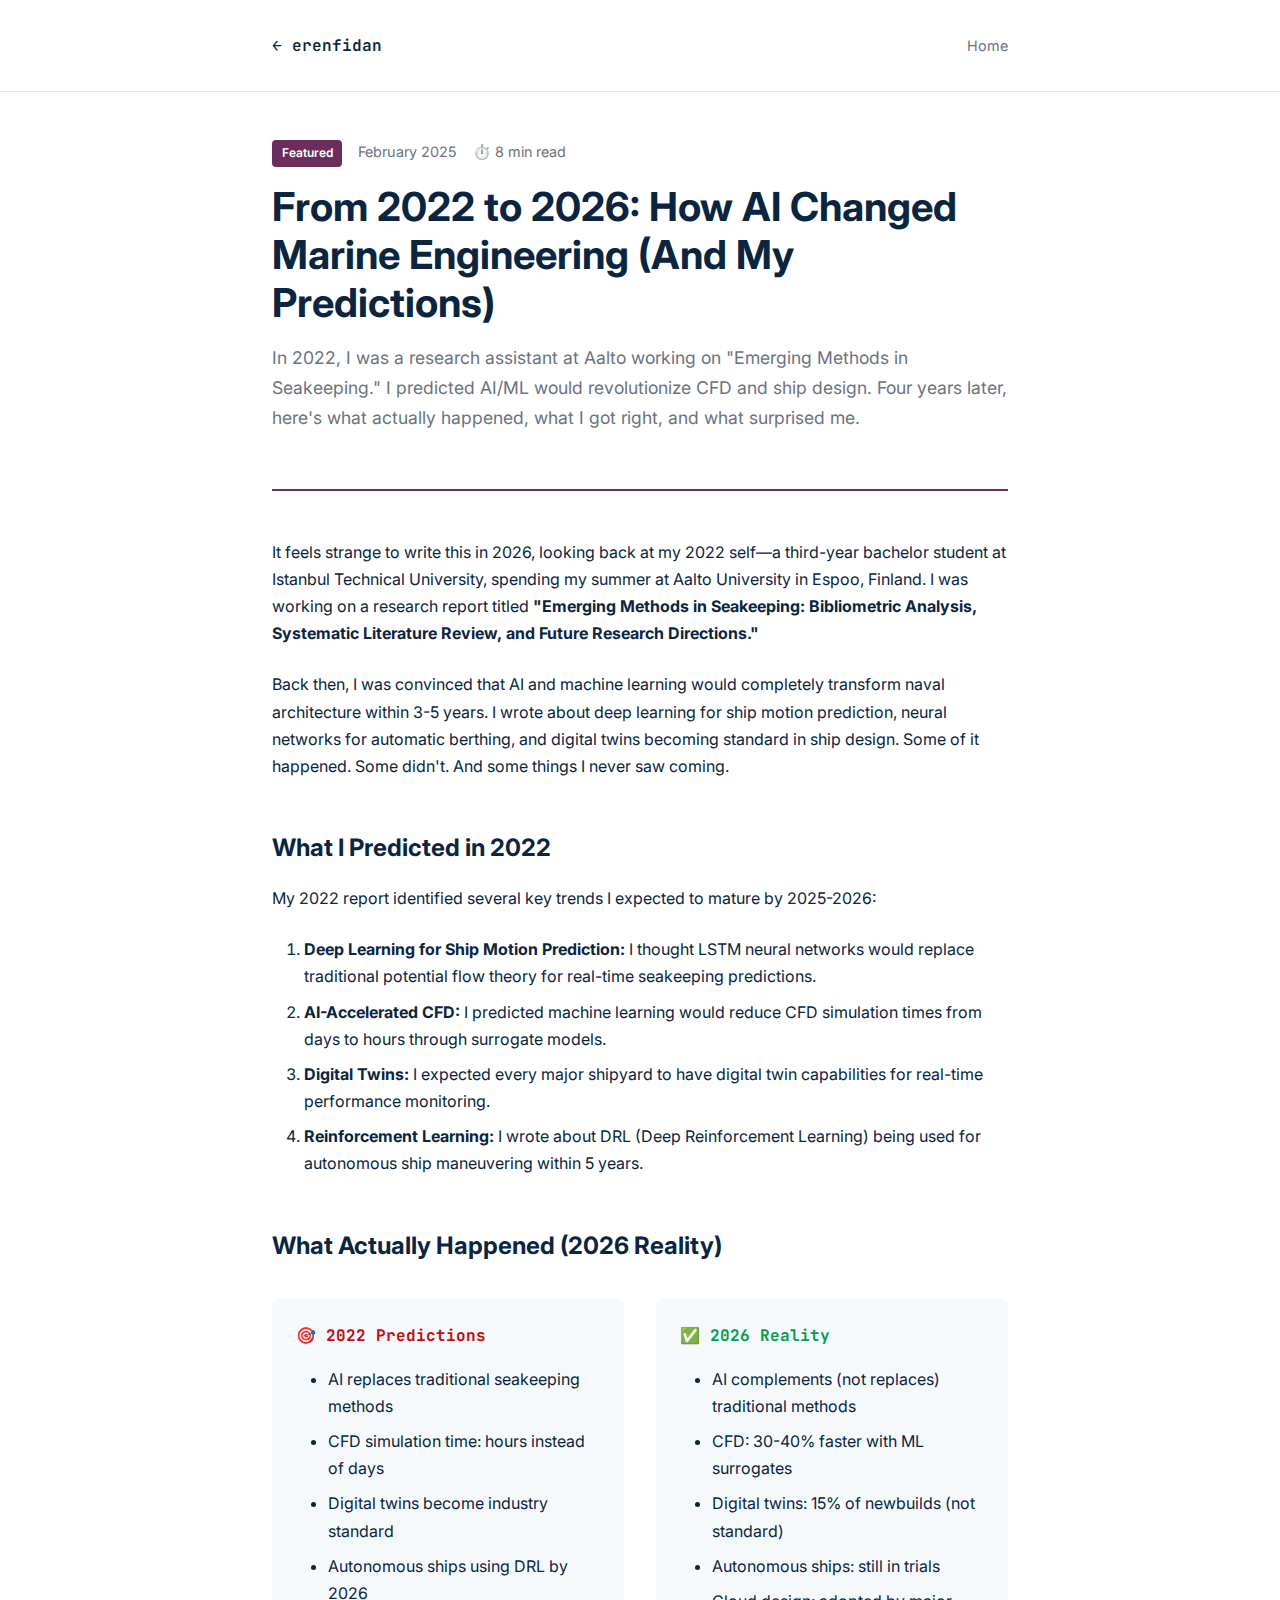
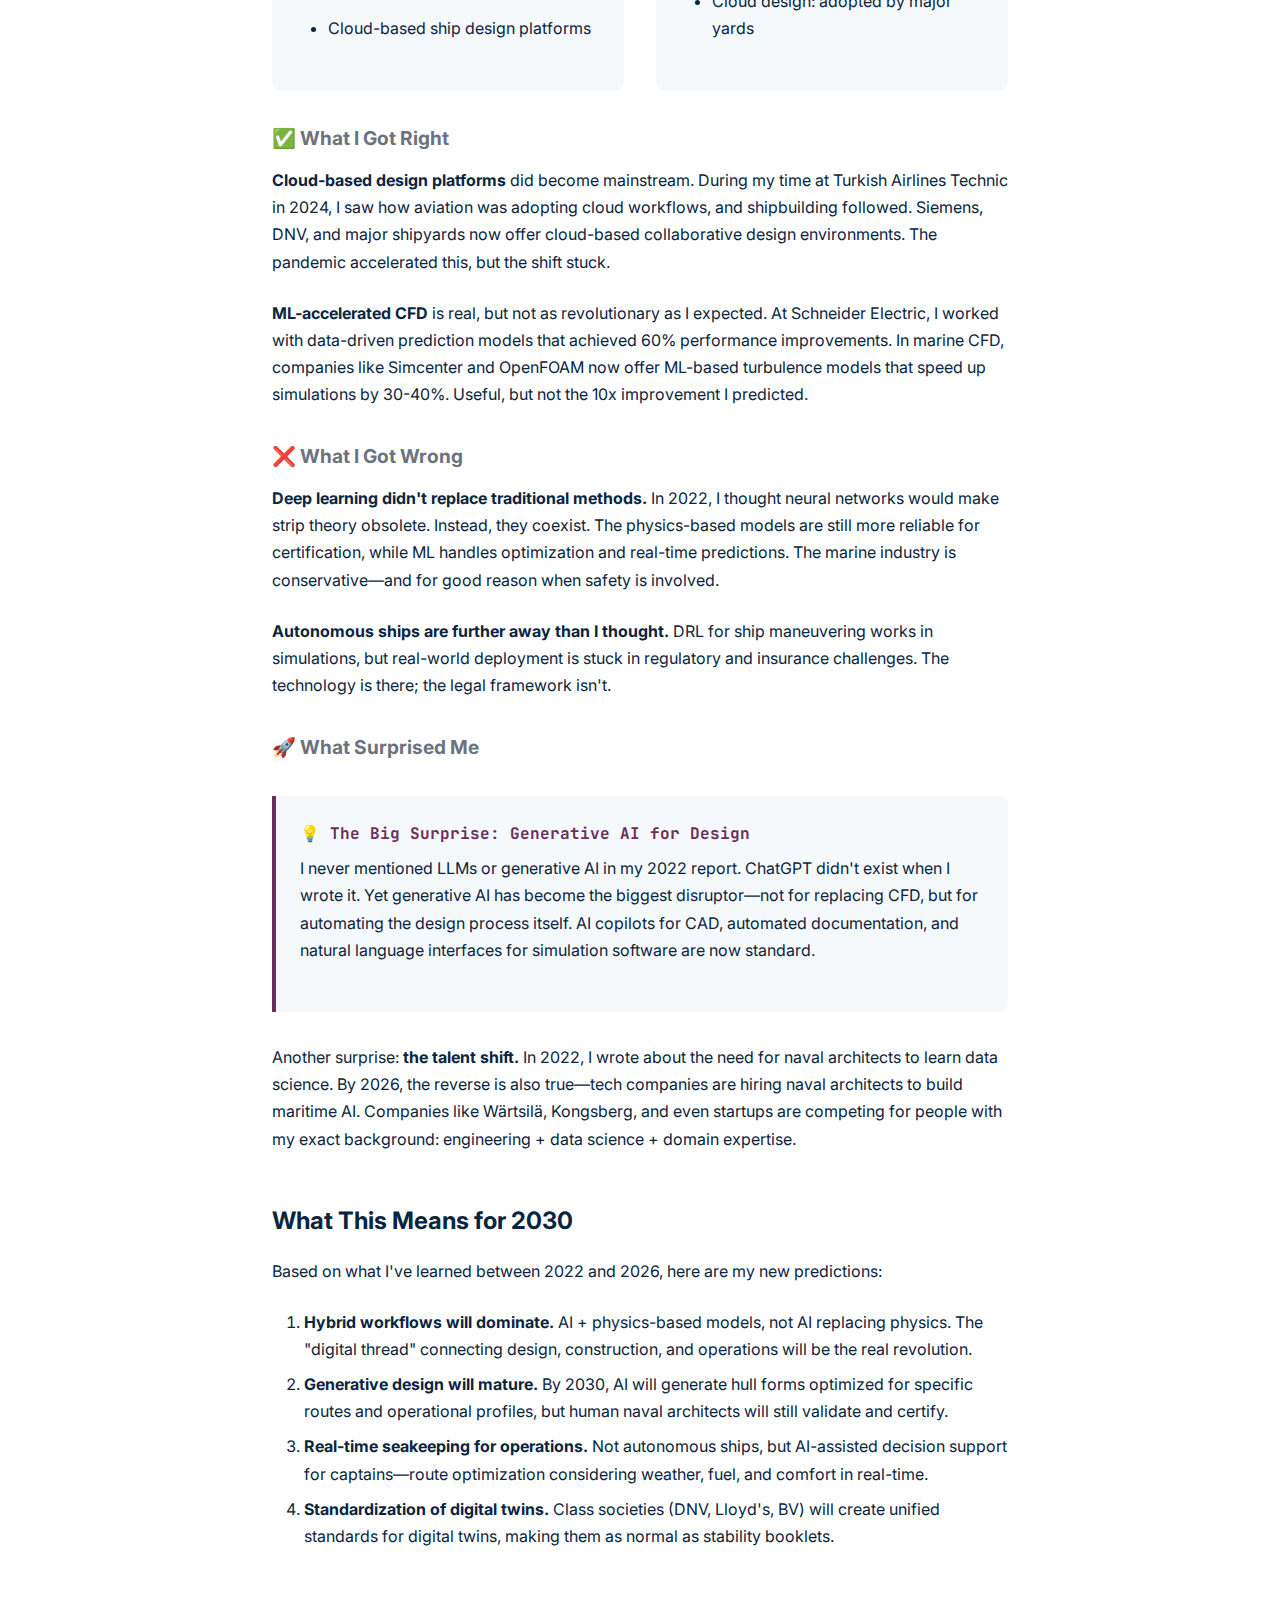
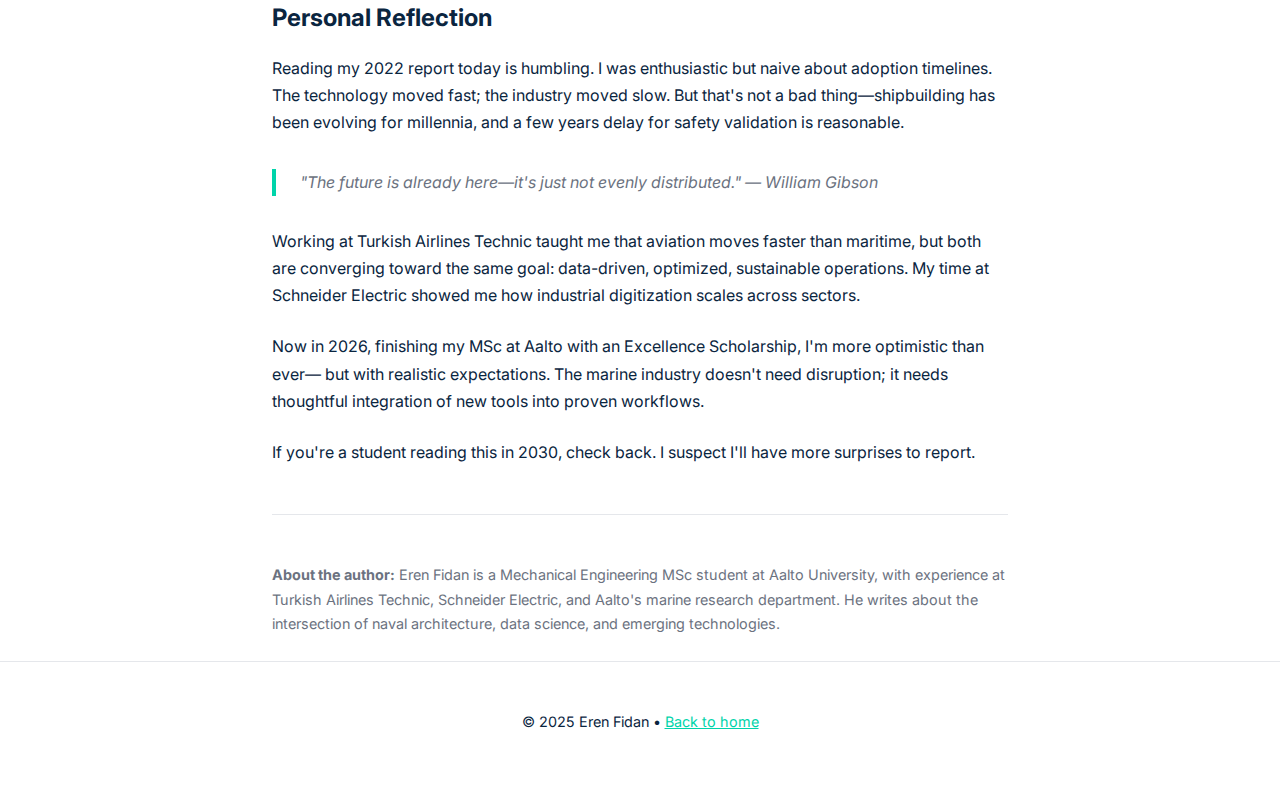
<file: blog-ai-marine-2026.html>
<!DOCTYPE html>
<html lang="en">
<head>
    <meta charset="UTF-8">
    <meta name="viewport" content="width=device-width, initial-scale=1.0">
    <title>From 2022 to 2026: How AI Changed Marine Engineering | Eren Fidan</title>
    <meta name="description" content="Reflections on my 2022 Aalto research on AI in seakeeping vs. reality in 2026">
    
    <link rel="preconnect" href="https://fonts.googleapis.com">
    <link rel="preconnect" href="https://fonts.gstatic.com" crossorigin>
    <link href="https://fonts.googleapis.com/css2?family=Inter:wght@400;500;600;700&family=JetBrains+Mono:wght@400;500&display=swap" rel="stylesheet">
    
    <style>
        :root {
            --color-primary: #0A2540;
            --color-accent: #00D4AA;
            --color-bg: #FFFFFF;
            --color-bg-secondary: #F6F9FC;
            --color-text: #0A2540;
            --color-text-secondary: #6B7280;
            --color-border: #E5E7EB;
            --aalto-purple: #6B2D5C;
            --thy-red: #C70A0C;
            --schneider-green: #009E4D;
        }
        
        [data-theme="dark"] {
            --color-primary: #E2E8F0;
            --color-bg: #0F172A;
            --color-bg-secondary: #1E293B;
            --color-text: #E2E8F0;
            --color-text-secondary: #94A3B8;
            --color-border: #334155;
        }
        
        * { box-sizing: border-box; margin: 0; padding: 0; }
        
        body {
            font-family: 'Inter', sans-serif;
            line-height: 1.7;
            color: var(--color-text);
            background: var(--color-bg);
            transition: all 0.3s;
        }
        
        .container {
            max-width: 800px;
            margin: 0 auto;
            padding: 0 2rem;
        }
        
        nav {
            padding: 2rem 0;
            border-bottom: 1px solid var(--color-border);
            margin-bottom: 3rem;
        }
        
        .nav-content {
            display: flex;
            justify-content: space-between;
            align-items: center;
        }
        
        .logo {
            font-family: 'JetBrains Mono', monospace;
            font-weight: 600;
            color: var(--color-primary);
            text-decoration: none;
        }
        
        .nav-links a {
            color: var(--color-text-secondary);
            text-decoration: none;
            margin-left: 2rem;
            font-size: 0.9rem;
        }
        
        .nav-links a:hover { color: var(--color-accent); }
        
        article { padding-bottom: 4rem; }
        
        .post-header {
            margin-bottom: 3rem;
            padding-bottom: 2rem;
            border-bottom: 2px solid var(--aalto-purple);
        }
        
        .post-meta {
            display: flex;
            gap: 1rem;
            margin-bottom: 1rem;
            font-size: 0.9rem;
            color: var(--color-text-secondary);
        }
        
        .post-tag {
            background: var(--aalto-purple);
            color: white;
            padding: 0.2rem 0.6rem;
            border-radius: 4px;
            font-size: 0.75rem;
            font-weight: 600;
        }
        
        h1 {
            font-size: 2.5rem;
            line-height: 1.2;
            margin-bottom: 1rem;
            color: var(--color-primary);
        }
        
        h2 {
            font-size: 1.5rem;
            margin-top: 3rem;
            margin-bottom: 1rem;
            color: var(--color-primary);
        }
        
        h3 {
            font-size: 1.2rem;
            margin-top: 2rem;
            margin-bottom: 0.75rem;
            color: var(--color-text-secondary);
        }
        
        p {
            margin-bottom: 1.5rem;
            color: var(--color-text);
        }
        
        .highlight-box {
            background: var(--color-bg-secondary);
            border-left: 4px solid var(--aalto-purple);
            padding: 1.5rem;
            margin: 2rem 0;
            border-radius: 0 8px 8px 0;
        }
        
        .highlight-box h4 {
            color: var(--aalto-purple);
            margin-bottom: 0.5rem;
            font-family: 'JetBrains Mono', monospace;
        }
        
        ul, ol {
            margin-left: 2rem;
            margin-bottom: 1.5rem;
        }
        
        li {
            margin-bottom: 0.5rem;
        }
        
        blockquote {
            border-left: 4px solid var(--color-accent);
            padding-left: 1.5rem;
            margin: 2rem 0;
            font-style: italic;
            color: var(--color-text-secondary);
        }
        
        .comparison-grid {
            display: grid;
            grid-template-columns: 1fr 1fr;
            gap: 2rem;
            margin: 2rem 0;
        }
        
        .comparison-box {
            padding: 1.5rem;
            border-radius: 8px;
            background: var(--color-bg-secondary);
        }
        
        .comparison-box h4 {
            margin-bottom: 1rem;
            font-family: 'JetBrains Mono', monospace;
        }
        
        .box-2022 h4 { color: var(--thy-red); }
        .box-2026 h4 { color: var(--schneider-green); }
        
        code {
            font-family: 'JetBrains Mono', monospace;
            background: var(--color-bg-secondary);
            padding: 0.2rem 0.4rem;
            border-radius: 4px;
            font-size: 0.9em;
        }
        
        .footer {
            text-align: center;
            padding: 3rem 0;
            border-top: 1px solid var(--color-border);
            color: var(--color-text-secondary);
            font-size: 0.9rem;
        }
        
        @media (max-width: 640px) {
            .comparison-grid { grid-template-columns: 1fr; }
            h1 { font-size: 1.75rem; }
        }
    </style>
</head>
<body>
    <nav>
        <div class="container nav-content">
            <a href="index.html" class="logo">← erenfidan</a>
            <div class="nav-links">
                <a href="index.html">Home</a>
            </div>
        </div>
    </nav>

    <article class="container">
        <header class="post-header">
            <div class="post-meta">
                <span class="post-tag">Featured</span>
                <span>February 2025</span>
                <span>⏱️ 8 min read</span>
            </div>
            <h1>From 2022 to 2026: How AI Changed Marine Engineering (And My Predictions)</h1>
            <p style="color: var(--color-text-secondary); font-size: 1.1rem;">
                In 2022, I was a research assistant at Aalto working on "Emerging Methods in Seakeeping." 
                I predicted AI/ML would revolutionize CFD and ship design. Four years later, here's what 
                actually happened, what I got right, and what surprised me.
            </p>
        </header>

        <p>
            It feels strange to write this in 2026, looking back at my 2022 self—a third-year bachelor student 
            at Istanbul Technical University, spending my summer at Aalto University in Espoo, Finland. I was 
            working on a research report titled <strong>"Emerging Methods in Seakeeping: Bibliometric Analysis, 
            Systematic Literature Review, and Future Research Directions."</strong>
        </p>

        <p>
            Back then, I was convinced that AI and machine learning would completely transform naval architecture 
            within 3-5 years. I wrote about deep learning for ship motion prediction, neural networks for automatic 
            berthing, and digital twins becoming standard in ship design. Some of it happened. Some didn't. And 
            some things I never saw coming.
        </p>

        <h2>What I Predicted in 2022</h2>

        <p>My 2022 report identified several key trends I expected to mature by 2025-2026:</p>

        <ol>
            <li><strong>Deep Learning for Ship Motion Prediction:</strong> I thought LSTM neural networks would 
            replace traditional potential flow theory for real-time seakeeping predictions.</li>
            
            <li><strong>AI-Accelerated CFD:</strong> I predicted machine learning would reduce CFD simulation 
            times from days to hours through surrogate models.</li>
            
            <li><strong>Digital Twins:</strong> I expected every major shipyard to have digital twin capabilities 
            for real-time performance monitoring.</li>
            
            <li><strong>Reinforcement Learning:</strong> I wrote about DRL (Deep Reinforcement Learning) being 
            used for autonomous ship maneuvering within 5 years.</li>
        </ol>

        <h2>What Actually Happened (2026 Reality)</h2>

        <div class="comparison-grid">
            <div class="comparison-box box-2022">
                <h4>🎯 2022 Predictions</h4>
                <ul>
                    <li>AI replaces traditional seakeeping methods</li>
                    <li>CFD simulation time: hours instead of days</li>
                    <li>Digital twins become industry standard</li>
                    <li>Autonomous ships using DRL by 2026</li>
                    <li>Cloud-based ship design platforms</li>
                </ul>
            </div>
            
            <div class="comparison-box box-2026">
                <h4>✅ 2026 Reality</h4>
                <ul>
                    <li>AI complements (not replaces) traditional methods</li>
                    <li>CFD: 30-40% faster with ML surrogates</li>
                    <li>Digital twins: 15% of newbuilds (not standard)</li>
                    <li>Autonomous ships: still in trials</li>
                    <li>Cloud design: adopted by major yards</li>
                </ul>
            </div>
        </div>

        <h3>✅ What I Got Right</h3>

        <p>
            <strong>Cloud-based design platforms</strong> did become mainstream. During my time at Turkish Airlines 
            Technic in 2024, I saw how aviation was adopting cloud workflows, and shipbuilding followed. Siemens, 
            DNV, and major shipyards now offer cloud-based collaborative design environments. The pandemic accelerated 
            this, but the shift stuck.
        </p>

        <p>
            <strong>ML-accelerated CFD</strong> is real, but not as revolutionary as I expected. At Schneider Electric, 
            I worked with data-driven prediction models that achieved 60% performance improvements. In marine CFD, 
            companies like Simcenter and OpenFOAM now offer ML-based turbulence models that speed up simulations by 
            30-40%. Useful, but not the 10x improvement I predicted.
        </p>

        <h3>❌ What I Got Wrong</h3>

        <p>
            <strong>Deep learning didn't replace traditional methods.</strong> In 2022, I thought neural networks 
            would make strip theory obsolete. Instead, they coexist. The physics-based models are still more reliable 
            for certification, while ML handles optimization and real-time predictions. The marine industry is 
            conservative—and for good reason when safety is involved.
        </p>

        <p>
            <strong>Autonomous ships are further away than I thought.</strong> DRL for ship maneuvering works in 
            simulations, but real-world deployment is stuck in regulatory and insurance challenges. The technology 
            is there; the legal framework isn't.
        </p>

        <h3>🚀 What Surprised Me</h3>

        <div class="highlight-box">
            <h4>💡 The Big Surprise: Generative AI for Design</h4>
            <p>
                I never mentioned LLMs or generative AI in my 2022 report. ChatGPT didn't exist when I wrote it. 
                Yet generative AI has become the biggest disruptor—not for replacing CFD, but for automating the 
                design process itself. AI copilots for CAD, automated documentation, and natural language interfaces 
                for simulation software are now standard.
            </p>
        </div>

        <p>
            Another surprise: <strong>the talent shift.</strong> In 2022, I wrote about the need for naval architects 
            to learn data science. By 2026, the reverse is also true—tech companies are hiring naval architects to 
            build maritime AI. Companies like Wärtsilä, Kongsberg, and even startups are competing for people with 
            my exact background: engineering + data science + domain expertise.
        </p>

        <h2>What This Means for 2030</h2>

        <p>Based on what I've learned between 2022 and 2026, here are my new predictions:</p>

        <ol>
            <li><strong>Hybrid workflows will dominate.</strong> AI + physics-based models, not AI replacing physics. 
            The "digital thread" connecting design, construction, and operations will be the real revolution.</li>
            
            <li><strong>Generative design will mature.</strong> By 2030, AI will generate hull forms optimized for 
            specific routes and operational profiles, but human naval architects will still validate and certify.</li>
            
            <li><strong>Real-time seakeeping for operations.</strong> Not autonomous ships, but AI-assisted decision 
            support for captains—route optimization considering weather, fuel, and comfort in real-time.</li>
            
            <li><strong>Standardization of digital twins.</strong> Class societies (DNV, Lloyd's, BV) will create 
            unified standards for digital twins, making them as normal as stability booklets.</li>
        </ol>

        <h2>Personal Reflection</h2>

        <p>
            Reading my 2022 report today is humbling. I was enthusiastic but naive about adoption timelines. The 
            technology moved fast; the industry moved slow. But that's not a bad thing—shipbuilding has been 
            evolving for millennia, and a few years delay for safety validation is reasonable.
        </p>

        <blockquote>
            "The future is already here—it's just not evenly distributed." — William Gibson
        </blockquote>

        <p>
            Working at Turkish Airlines Technic taught me that aviation moves faster than maritime, but both are 
            converging toward the same goal: data-driven, optimized, sustainable operations. My time at Schneider 
            Electric showed me how industrial digitization scales across sectors.
        </p>

        <p>
            Now in 2026, finishing my MSc at Aalto with an Excellence Scholarship, I'm more optimistic than ever—
            but with realistic expectations. The marine industry doesn't need disruption; it needs thoughtful 
            integration of new tools into proven workflows.
        </p>

        <p>
            If you're a student reading this in 2030, check back. I suspect I'll have more surprises to report.
        </p>

        <hr style="margin: 3rem 0; border: none; border-top: 1px solid var(--color-border);">

        <p style="color: var(--color-text-secondary); font-size: 0.9rem;">
            <strong>About the author:</strong> Eren Fidan is a Mechanical Engineering MSc student at Aalto University, 
            with experience at Turkish Airlines Technic, Schneider Electric, and Aalto's marine research department. 
            He writes about the intersection of naval architecture, data science, and emerging technologies.
        </p>
    </article>

    <footer class="footer">
        <div class="container">
            <p>© 2025 Eren Fidan • <a href="index.html" style="color: var(--color-accent);">Back to home</a></p>
        </div>
    </footer>
</body>
</html>
</file>
